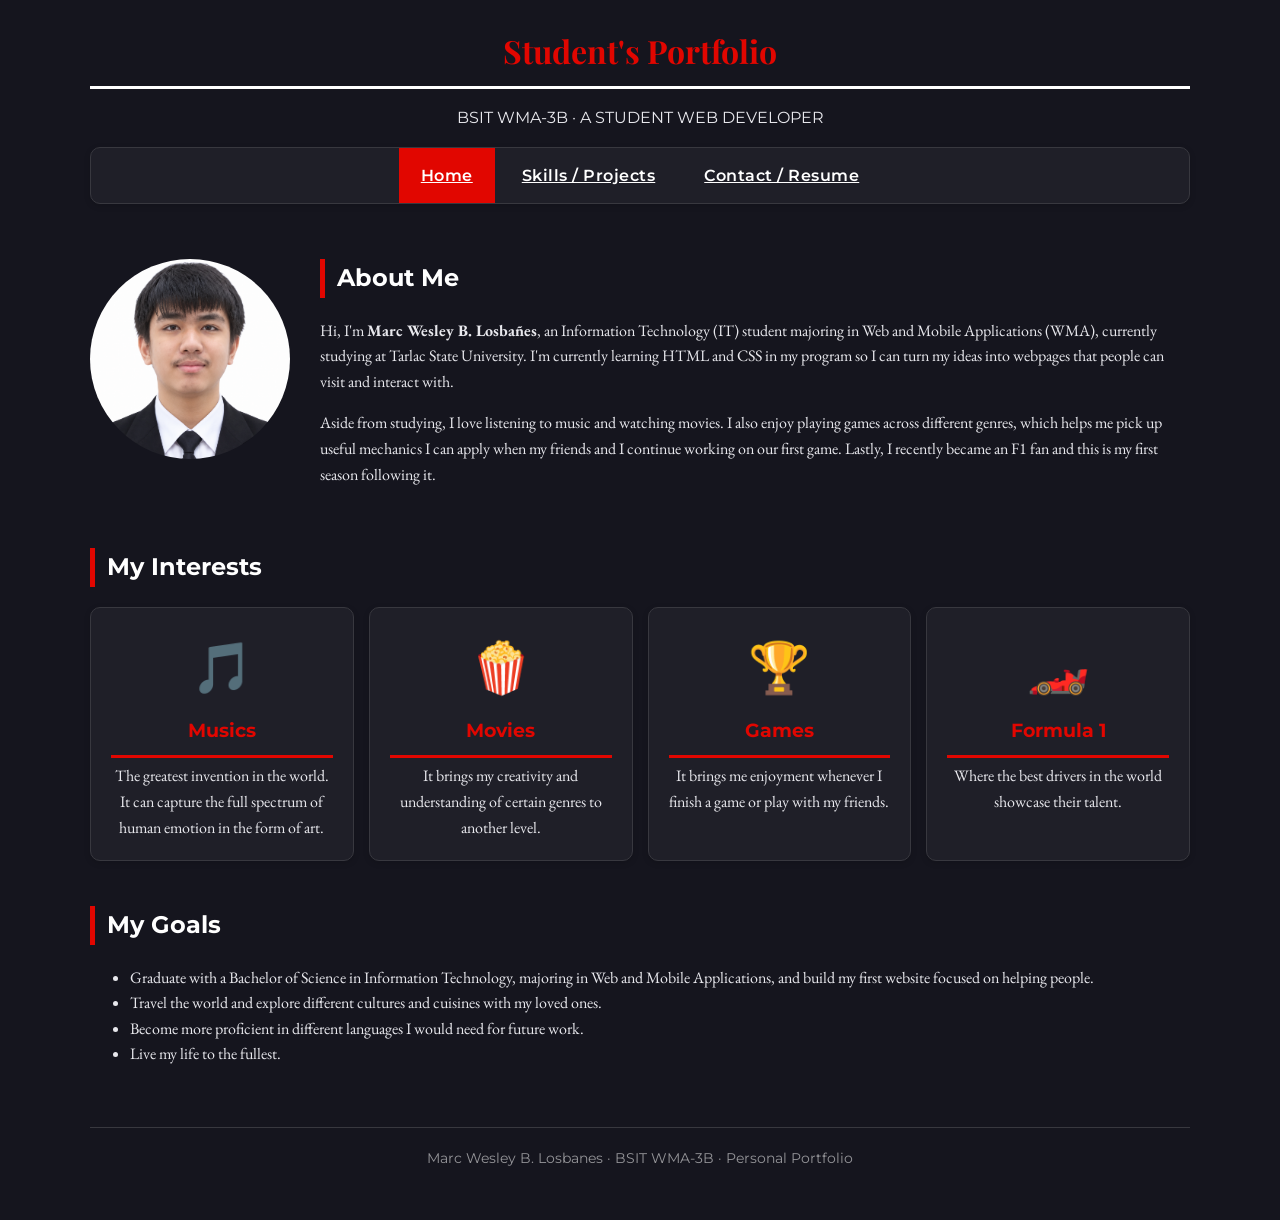
<file: WebDev Portfolio/index.html>
<!--Marc Wesley B. Losbanes | BSIT WMA-3B | Activity 4 - Personal Web Portfolio-->
<!DOCTYPE html>
<html lang="en">
<head>
    <meta charset="UTF-8">
    <meta name="viewport" content="width=device-width, initial-scale=1.0">
    <title>Marc Wesley Losbañes</title>
    <link rel="preconnect" href="https://fonts.googleapis.com">
    <link rel="preconnect" href="https://fonts.gstatic.com" crossorigin>
    <link href="https://fonts.googleapis.com/css2?family=EB+Garamond:ital,wght@0,400..800;1,400..800&family=Montserrat:ital,wght@0,100..900;1,100..900&family=Playfair+Display:ital,wght@0,400..900;1,400..900&display=swap" rel="stylesheet">
    <link rel="stylesheet" href="style.css">
</head>
<body>
    <header class="site-header">
        <h1>Student's Portfolio</h1>
        <p class="p-header">BSIT WMA-3B · A STUDENT WEB DEVELOPER</p>
        <nav class="main-nav">
            <ul>
                <li><a href="index.html" class="active">Home</a></li>
                <li><a href="skill.html">Skills / Projects</a></li>
                <li><a href="contact.html">Contact / Resume</a></li>
            </ul>   
        </nav>
    </header>

    <section class = "profile">
        <img class="profile-image" src="images/me.png" alt="Photo of Marc Wesley B. Losbanes" title="Marc Wesley B. Losbanes">
        <div class="introduction">
            <h2>About Me</h2>
            <p>Hi, I'm <strong>Marc Wesley B. Losbañes</strong>, an Information Technology (IT) student majoring in Web and Mobile Applications (WMA), currently 
                studying at Tarlac State University. I'm currently learning HTML and CSS in my program so I can turn my ideas into webpages that 
                people can visit and interact with.</p>
                
            <p>Aside from studying, I love listening to music and watching movies. I also enjoy playing games across different genres, which helps me 
                pick up useful mechanics I can apply when my friends and I continue working on our first game. Lastly, I recently became an F1 fan and 
                this is my first season following it.
            </p>
        </div>
    </section>
        
    <section class="interest">
        <h2>My Interests</h2>
        <div class="interest-cards">
            <a href="interest.html#musics" class="card">
                <div class="icon">🎵</div>
                <h3>Musics</h3>
                <p>The greatest invention in the world. It can capture the full spectrum of human emotion in the form of art.</p>
            </a>
            <a href="interest.html#movies" class="card">
                <div class="icon">🍿</div>
                <h3>Movies</h3>
                <p>It brings my creativity and understanding of certain genres to another level.</p>
            </a>
            <a href="interest.html#games" class="card">
                <div class="icon">🏆</div>
                <h3>Games</h3>
                <p>It brings me enjoyment whenever I finish a game or play with my friends.</p>
            </a>
            <a href="interest.html#f1" class="card">
                <div class="icon">🏎️</div>
                <h3>Formula 1</h3>
                <p>Where the best drivers in the world showcase their talent.</p>
            </a>
        </div>
</section>

    <section>
        <h2>My Goals</h2>
        <ul>
            <li>Graduate with a Bachelor of Science in Information Technology, majoring in Web and Mobile Applications, and build my first 
                website focused on helping people.</li>
            <li>Travel the world and explore different cultures and cuisines with my loved ones.</li>
            <li>Become more proficient in different languages I would need for future work.</li>
            <li>Live my life to the fullest.</li>
        </ul>
    </section>

    <footer>
        Marc Wesley B. Losbanes · BSIT WMA-3B · Personal Portfolio
    </footer>
</body>
</file>
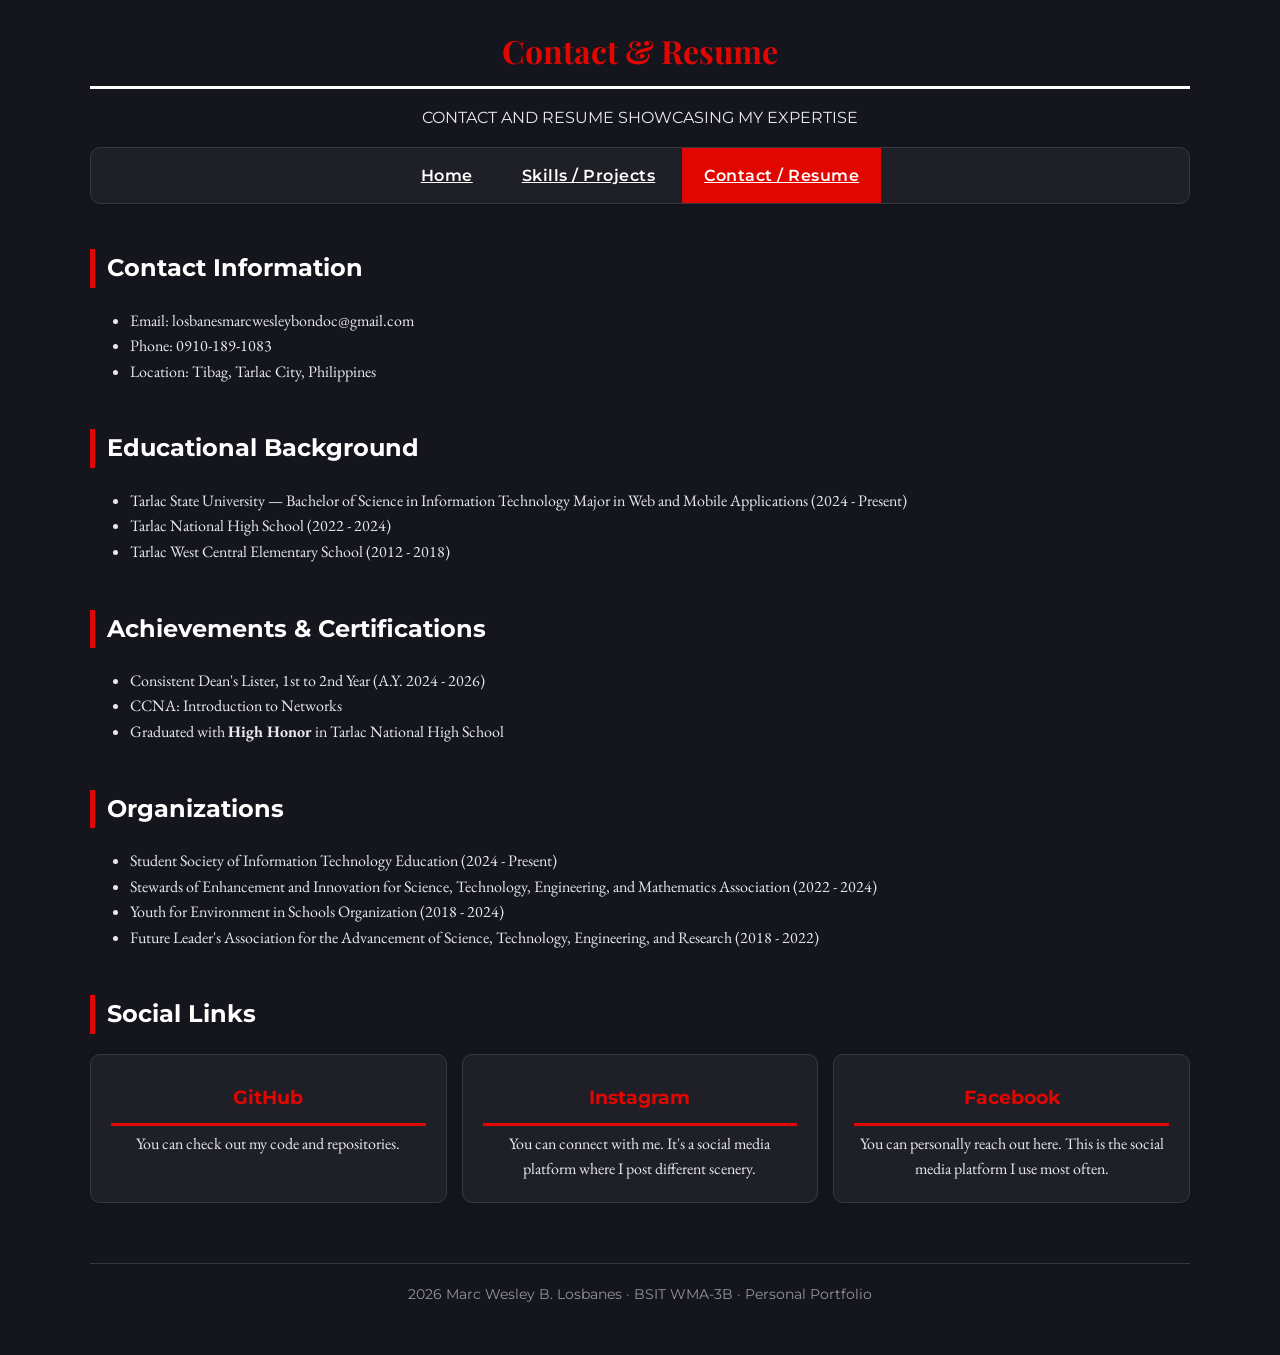
<file: WebDev Portfolio/contact.html>
<!DOCTYPE html>
<html lang="en">
<head>
    <meta charset="UTF-8">
    <meta name="viewport" content="width=device-width, initial-scale=1.0">
    <title>Marc Wesley Losbanes | Contact &amp; Resume</title>
    <link rel="preconnect" href="https://fonts.googleapis.com">
    <link rel="preconnect" href="https://fonts.gstatic.com" crossorigin>
    <link href="https://fonts.googleapis.com/css2?family=EB+Garamond:ital,wght@0,400..800;1,400..800&family=Montserrat:ital,wght@0,100..900;1,100..900&family=Playfair+Display:ital,wght@0,400..900;1,400..900&display=swap" rel="stylesheet">
    <link rel="stylesheet" href="style.css">
</head>
<body>
    <header class="site-header">
        <h1>Contact & Resume</h1>
        <p class="p-header">CONTACT AND RESUME SHOWCASING MY EXPERTISE</p>
        <nav class="main-nav">
            <ul>
                    <li><a href="index.html">Home</a></li>
                    <li><a href="skill.html">Skills / Projects</a></li>
                    <li><a href="contact.html" class="active">Contact / Resume</a></li>
                </ul>   
        </nav>
    </header>

        <section class="interest">
        <h2>Contact Information</h2>
        <ul>
            <li>Email: losbanesmarcwesleybondoc@gmail.com</li>
            <li>Phone: 0910-189-1083</li>
            <li>Location: Tibag, Tarlac City, Philippines</li>
        </ul>
    </section>

    <section class="interest">
        <h2>Educational Background</h2>
        <ul>
            <li>Tarlac State University — Bachelor of Science in Information Technology Major in Web and Mobile Applications (2024 - Present)</li>
            <li>Tarlac National High School (2022 - 2024)</li>
            <li>Tarlac West Central Elementary School (2012 - 2018)</li>
        </ul>
    </section>

    <section class="interest">
        <h2>Achievements & Certifications</h2>
        <ul>
            <li>Consistent Dean's Lister, 1st to 2nd Year (A.Y. 2024 - 2026)</li>
            <li>CCNA: Introduction to Networks</li>
            <li>Graduated with <strong>High Honor</strong> in Tarlac National High School</li>
        </ul>
    </section>

    <section class="interest">
        <h2>Organizations</h2>
        <ul>
            <li>Student Society of Information Technology Education (2024 - Present)</li>
            <li>Stewards of Enhancement and Innovation for Science, Technology, Engineering, and Mathematics Association (2022 - 2024)</li>
            <li>Youth for Environment in Schools Organization (2018 - 2024)</li>
            <li>Future Leader's Association for the Advancement of Science, Technology, Engineering, and Research (2018 - 2022)</li>
        </ul>
    </section>

    <section class="interest">
        <h2>Social Links</h2>
        <div class="interest-cards">
            <a href="https://github.com/MistQuin" class="card" target="_blank">
                <h3>GitHub</h3>
                <p>You can check out my code and repositories.</p>
            </a>
            <a href="https://www.instagram.com/ken_yukii/" class="card" target="_blank">
                <h3>Instagram</h3>
                <p>You can connect with me. It's a social media platform where I post different scenery.</p>
            </a>
            <a href="https://www.facebook.com/asherlaw.asherlaw" class="card" target="_blank">
                <h3>Facebook</h3>
                <p>You can personally reach out here. This is the social media platform I use most often.</p>
            </a>
        </div>
    </section>

    <footer>
        2026 Marc Wesley B. Losbanes · BSIT WMA-3B · Personal Portfolio
    </footer>
</body>
</file>
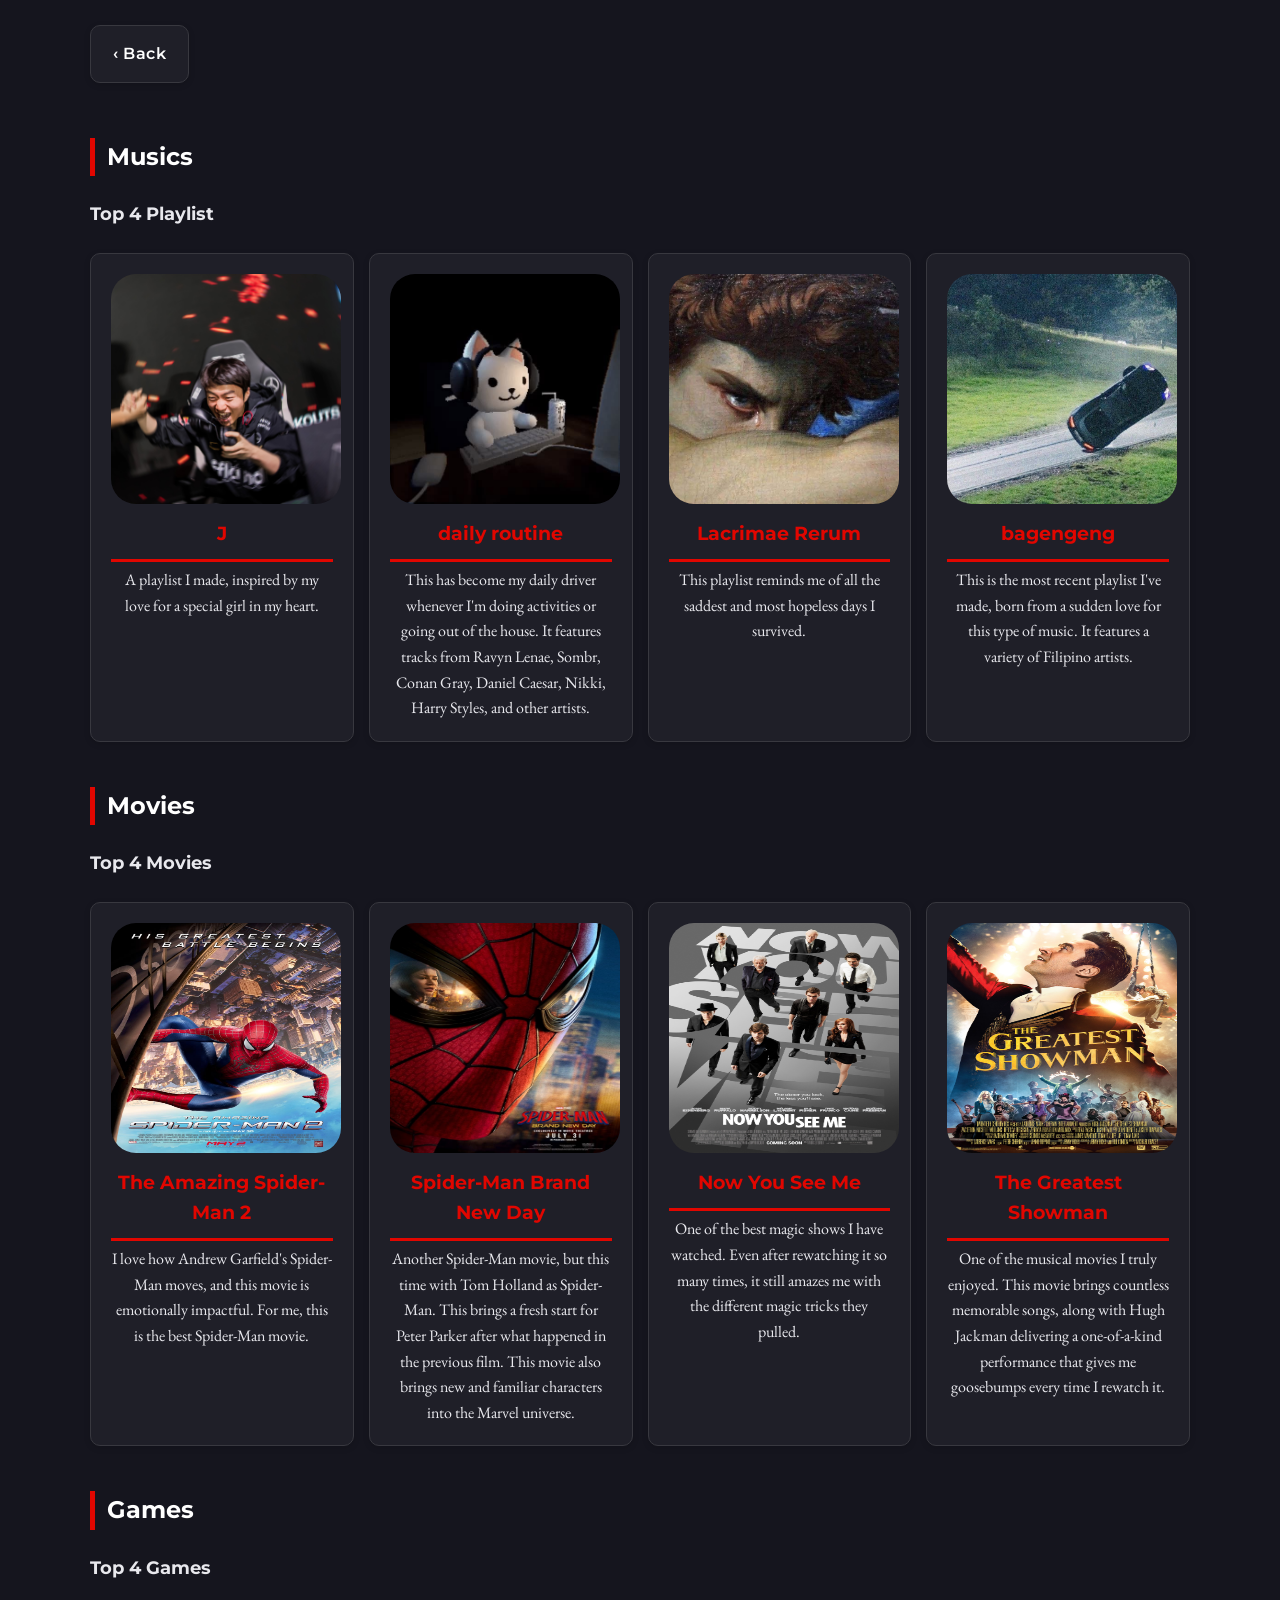
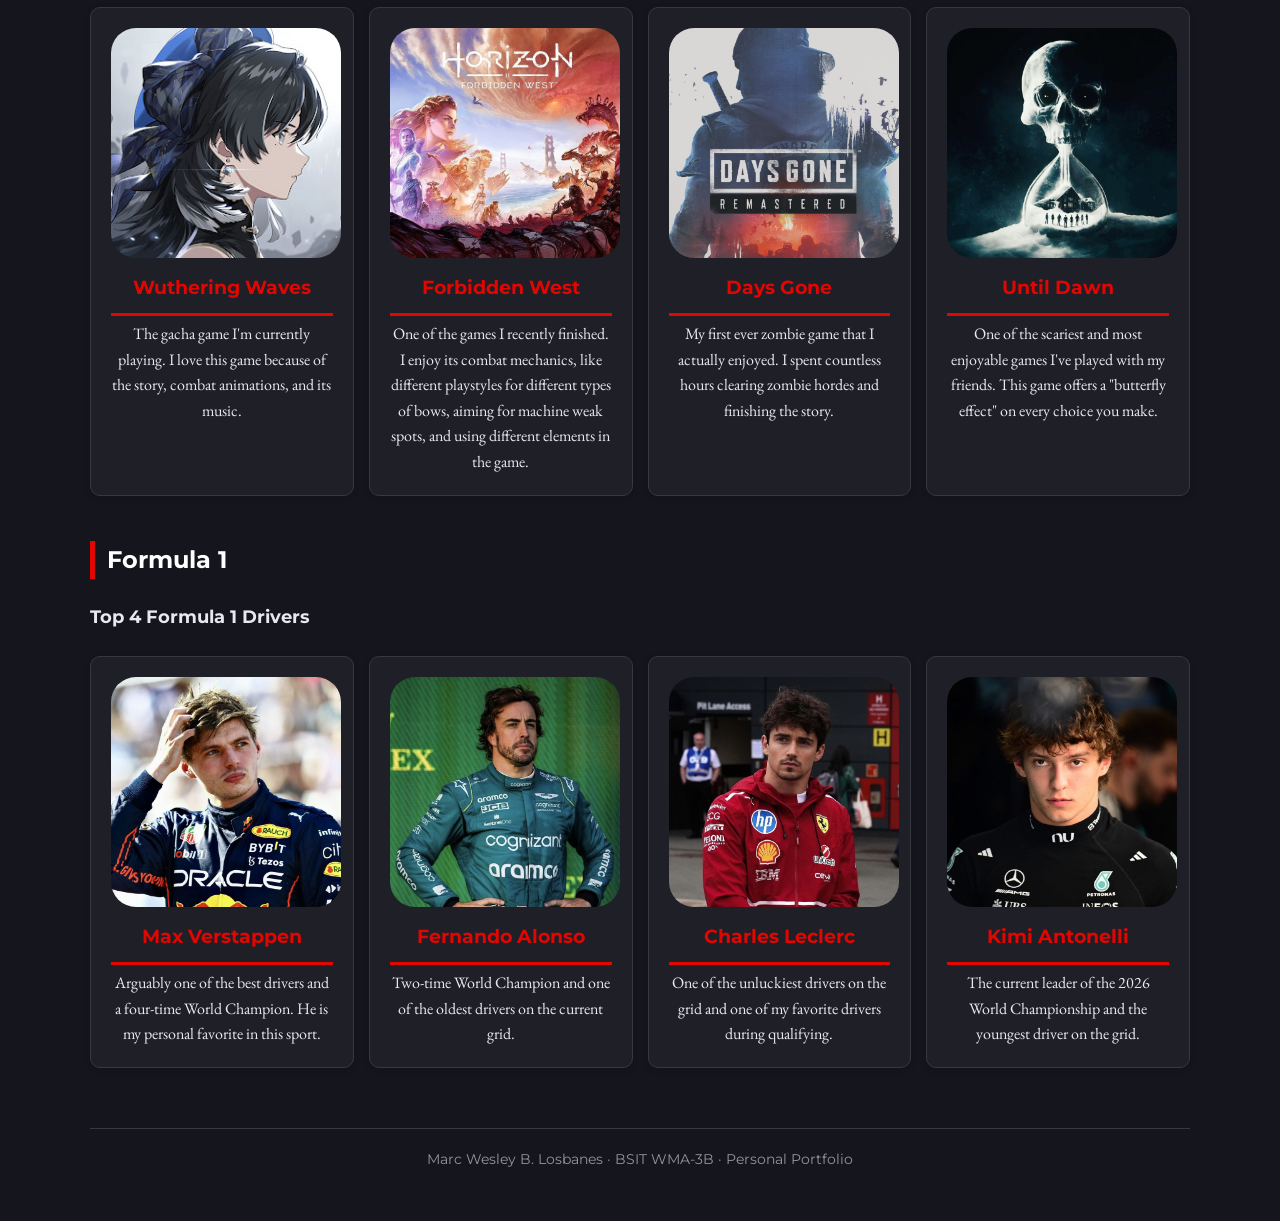
<file: WebDev Portfolio/interest.html>
<!DOCTYPE html>
<html lang="en">
<head>
    <meta charset="UTF-8">
    <meta name="viewport" content="width=device-width, initial-scale=1.0">
    <title>Marc Wesley Losbañes</title>
    <link rel="preconnect" href="https://fonts.googleapis.com">
    <link rel="preconnect" href="https://fonts.gstatic.com" crossorigin>
    <link href="https://fonts.googleapis.com/css2?family=EB+Garamond:ital,wght@0,400..800;1,400..800&family=Montserrat:ital,wght@0,100..900;1,100..900&family=Playfair+Display:ital,wght@0,400..900;1,400..900&display=swap" rel="stylesheet">
    <link rel="stylesheet" href="style.css">
</head>
<body>
    <header class="site-header">
        <nav class="interest-nav" id="back">
            <a href="index.html">‹ Back</a>
        </nav>
    </header>

    <section>
        <section class="interest" id="musics">
        <h2>Musics</h2>
        <h4>Top 4 Playlist</h4>
        <div class="interest-cards">
            <a href="https://open.spotify.com/playlist/3TR0LuMvZhYwM3zWLszp5P" class="card" target="_blank"">
                <img src="images/J.jpg" alt="J">
                <h3>J</h3>
                <p>A playlist I made, inspired by my love for a special girl in my heart.</p>
            </a>
            <a href="https://open.spotify.com/playlist/18QjsCRqo9dwqHADLc9mZY" class="card" target="_blank">
                <img src="images/daily routine.jpg" alt="daily routine">
                <h3>daily routine</h3>
                <p>This has become my daily driver whenever I'm doing activities or going out of the house. It features tracks from Ravyn Lenae, 
                    Sombr, Conan Gray, Daniel Caesar, Nikki, Harry Styles, and other artists.</p>
            </a>
            <a href="https://open.spotify.com/playlist/6X9wy0NC2bbyWbbEaRlizi" class="card" target="_blank">
                <img src="images/Lacrimae Rerum.jpg" alt="Lacrimae Rerum">
                <h3>Lacrimae Rerum</h3>
                <p>This playlist reminds me of all the saddest and most hopeless days I survived.</p>
            </a>
            <a href="https://open.spotify.com/playlist/3U3Q4zMhZLbnxt417Kg2cO" class="card" target="_blank">
                <img src="images/bagengeng.jpg" alt="bagengeng">
                <h3>bagengeng</h3>
                <p>This is the most recent playlist I've made, born from a sudden love for this type of music. It features a variety of 
                    Filipino artists.</p>
            </a>
        </div>
        </section>
    </section>

    <section>
        <section class="interest" id="movies">
        <h2>Movies</h2>
        <h4>Top 4 Movies</h4>
        <div class="interest-cards">
            <a href="https://www.imdb.com/title/tt1872181/" class="card" target="_blank"">
                <img src="images/The Amazing Spider-Man 2.jpg" alt="The Amazing Spider-Man 2">
                <h3>The Amazing Spider-Man 2</h3>
                <p>I love how Andrew Garfield's Spider-Man moves, and this movie is emotionally impactful. For me, this is the best Spider-Man movie.</p>
            </a>
            <a href="https://www.imdb.com/title/tt22084616/" class="card" target="_blank">
                <img src="images/spiderman bnd.jpg" alt="Spider-Man Brand New Day">
                <h3>Spider-Man Brand New Day</h3>
                <p>Another Spider-Man movie, but this time with Tom Holland as Spider-Man. This brings a fresh start for Peter Parker after what 
                    happened in the previous film. This movie also brings new and familiar characters into the Marvel universe.</p>
            </a>
            <a href="https://www.imdb.com/title/tt1670345/" class="card" target="_blank">
                <img src="images/now you see me.jpg" alt="Now You See Me">
                <h3>Now You See Me</h3>
                <p>One of the best magic shows I have watched. Even after rewatching it so many times, it still amazes me with the different 
                    magic tricks they pulled.</p>
            </a>
            <a href="https://www.imdb.com/title/tt1485796/" class="card" target="_blank">
                <img src="images/greatest showman.jpg" alt="The Greatest Showman">
                <h3>The Greatest Showman</h3>
                <p>One of the musical movies I truly enjoyed. This movie brings countless memorable songs, along with Hugh Jackman delivering a 
                    one-of-a-kind performance that gives me goosebumps every time I rewatch it.</p>
            </a>
        </div>
        </section>
    </section>

    <section>
        <section class="interest" id="games">
        <h2>Games</h2>
        <h4>Top 4 Games</h4>
        <div class="interest-cards">
            <a href="https://wutheringwaves.kurogames.com/en/" class="card" target="_blank"">
                <img src="images/wuwa.jpg" alt="Wuthering Waves">
                <h3>Wuthering Waves</h3>
                <p>The gacha game I'm currently playing. I love this game because of the story, combat animations, and its music.</p>
            </a>
            <a href="https://www.playstation.com/en-ph/games/horizon-forbidden-west/" class="card" target="_blank">
                <img src="images/horizon forbidden west.jpg" alt="Forbidden West">
                <h3>Forbidden West</h3>
                <p>One of the games I recently finished. I enjoy its combat mechanics, like different playstyles for different types of bows, 
                    aiming for machine weak spots, and using different elements in the game.</p>
            </a>
            </a>
            <a href="https://www.playstation.com/en-ph/games/days-gone/" class="card" target="_blank">
                <img src="images/days gone.jpg" alt="Days Gone">
                <h3>Days Gone</h3>
                <p>My first ever zombie game that I actually enjoyed. I spent countless hours clearing zombie hordes and finishing the story.</p>
            </a>
            <a href="https://www.playstation.com/en-ph/games/until-dawn/" class="card" target="_blank">
                <img src="images/Until Dawn.jpg" alt="Until Dawn">
                <h3>Until Dawn</h3>
                <p>One of the scariest and most enjoyable games I've played with my friends. This game offers a "butterfly effect" on every 
                    choice you make.</p>
            </a>
        </div>
        </section>
    </section>

    <section>
        <section class="interest" id="f1">
        <h2>Formula 1</h2>
        <h4>Top 4 Formula 1 Drivers</h4>
        <div class="interest-cards">
            <a href="https://www.formula1.com/en/drivers/max-verstappen" class="card" target="_blank"">
                <img src="images/max verstappen.jpg" alt="J">
                <h3>Max Verstappen</h3>
                <p>Arguably one of the best drivers and a four-time World Champion. He is my personal favorite in this sport.</p>
            </a>
            <a href="https://www.formula1.com/en/drivers/fernando-alonso" class="card" target="_blank">
                <img src="images/fernando alonso.jpg" alt="Fernando Alonso">
                <h3>Fernando Alonso</h3>
                <p>Two-time World Champion and one of the oldest drivers on the current grid.</p>
            </a>
            <a href="https://www.formula1.com/en/drivers/charles-leclerc" class="card" target="_blank">
                <img src="images/charles leclerc.jpg" alt="Charles Leclerc">
                <h3>Charles Leclerc</h3>
                <p>One of the unluckiest drivers on the grid and one of my favorite drivers during qualifying.</p>
            </a>
            <a href="https://www.formula1.com/en/drivers/kimi-antonelli" class="card" target="_blank">
                <img src="images/kimi.jpg" alt="Kimi Antonelli">
                <h3>Kimi Antonelli</h3>
                <p>The current leader of the 2026 World Championship and the youngest driver on the grid.</p>
            </a>
        </div>
        </section>
    </section>

    <footer>
        Marc Wesley B. Losbanes · BSIT WMA-3B · Personal Portfolio
    </footer>
</body>
</file>
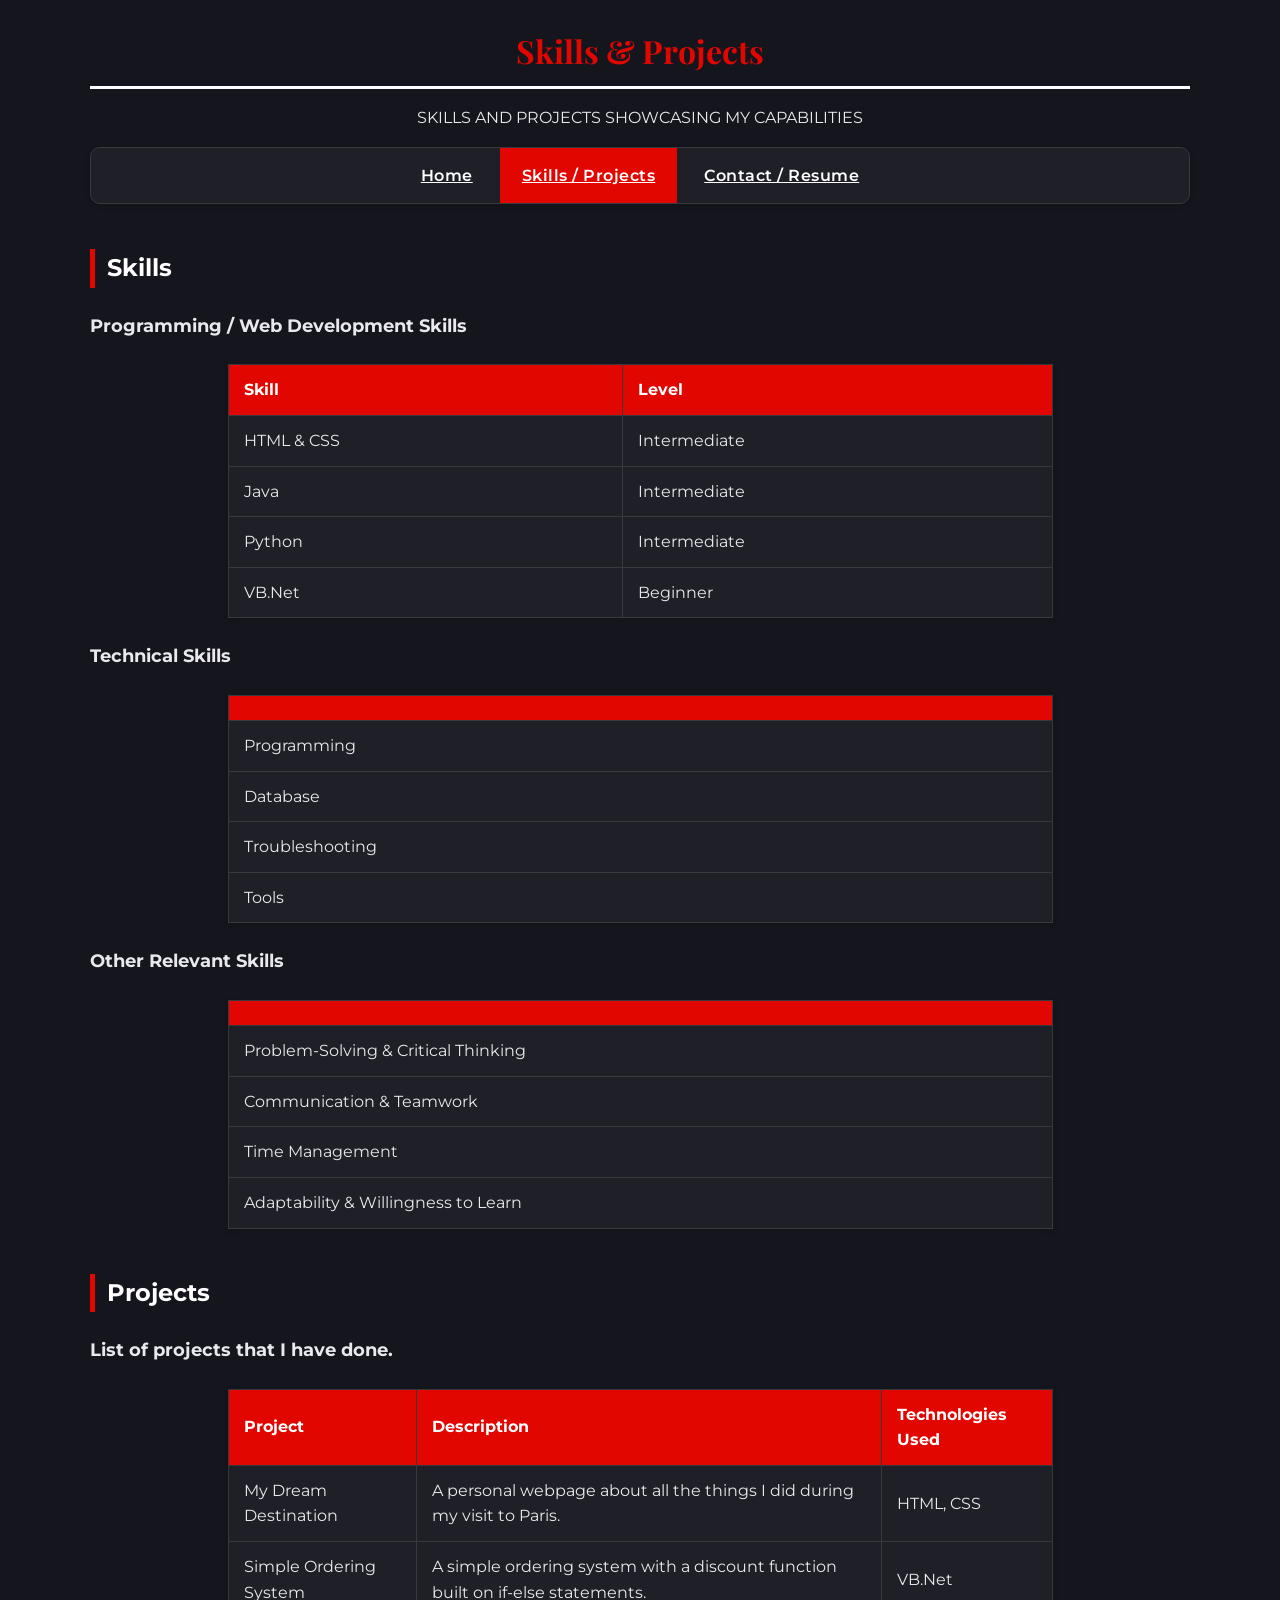
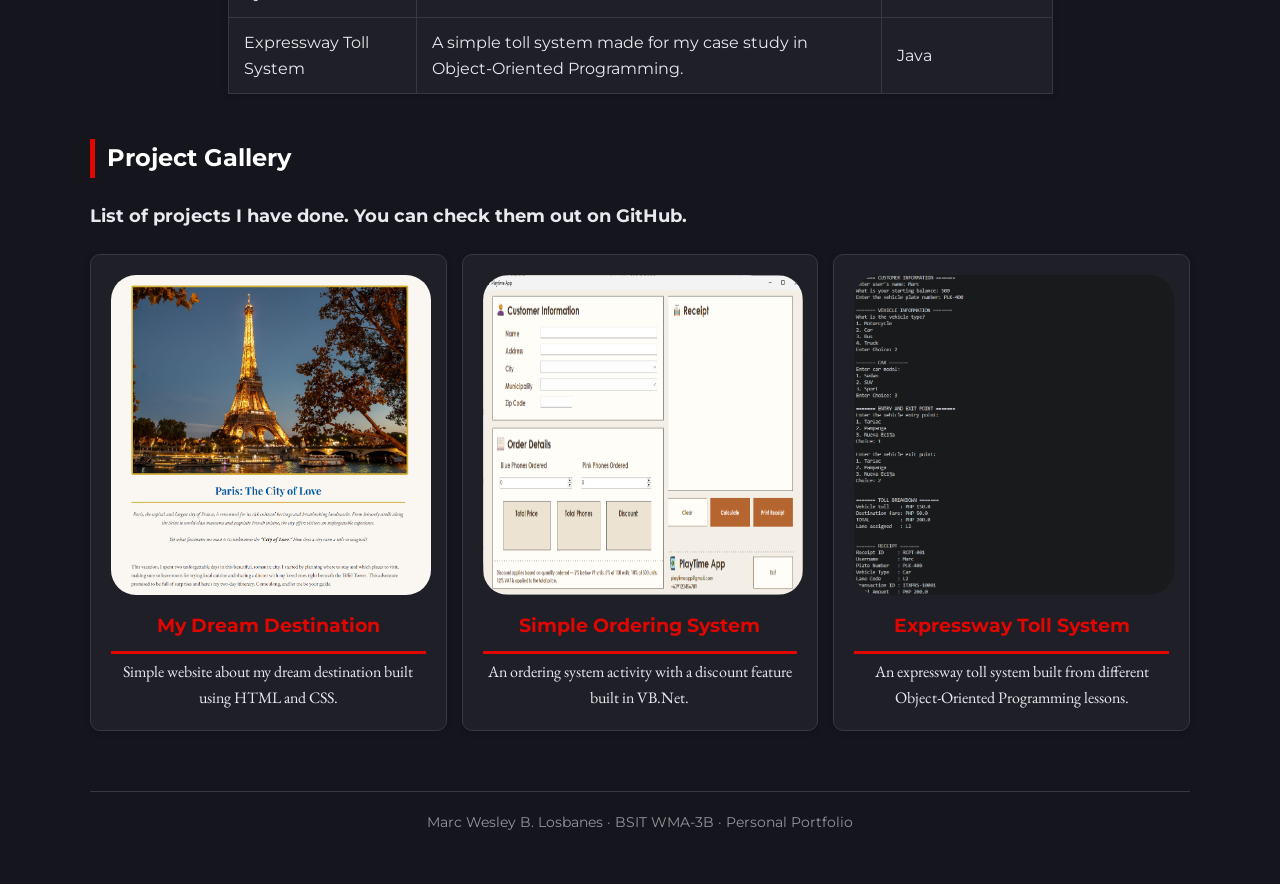
<file: WebDev Portfolio/skill.html>
<!DOCTYPE html>
<html lang="en">
<head>
    <meta charset="UTF-8">
    <meta name="viewport" content="width=device-width, initial-scale=1.0">
    <title>Marc Wesley Losbanes | Skills & Projects</title>
    <link rel="preconnect" href="https://fonts.googleapis.com">
    <link rel="preconnect" href="https://fonts.gstatic.com" crossorigin>
    <link href="https://fonts.googleapis.com/css2?family=EB+Garamond:ital,wght@0,400..800;1,400..800&family=Montserrat:ital,wght@0,100..900;1,100..900&family=Playfair+Display:ital,wght@0,400..900;1,400..900&display=swap" rel="stylesheet">
    <link rel="stylesheet" href="style.css">
</head>
<body>
    <header class="site-header">
        <h1>Skills & Projects</h1>
        <p class="p-header">SKILLS AND PROJECTS SHOWCASING MY CAPABILITIES</p>
        <nav class="main-nav">
            <ul>
                    <li><a href="index.html">Home</a></li>
                    <li><a href="skill.html" class="active">Skills / Projects</a></li>
                    <li><a href="contact.html">Contact / Resume</a></li>
                </ul>   
        </nav>
    </header>

    <section>
        <h2>Skills</h2>
        <h4>Programming / Web Development Skills</h4>
        <table class="table">
            <thead>
                <tr>
                    <th>Skill</th>
                    <th>Level</th>
                </tr>
            </thead>
            <tbody>
                <tr>
                    <td>HTML & CSS</td>
                    <td>Intermediate</td>
                </tr>
                <tr>
                    <td>Java</td>
                    <td>Intermediate</td>
                </tr>
                <tr>
                    <td>Python</td>
                    <td>Intermediate</td>
                </tr>
                <tr>
                    <td>VB.Net</td>
                    <td>Beginner</td>
                </tr>
            </tbody>
        </table>

    <h4>Technical Skills</h4>
        <table class="table">
            <thead>
                <tr>
                    <th></th>
                </tr>
            </thead>
            <tbody>
                <tr>
                    <td>Programming</td>
                </tr>
                <tr>
                    <td>Database</td>
                </tr>
                <tr>
                    <td>Troubleshooting</td>
                </tr>
                <tr>
                    <td>Tools</td>
                </tr>
            </tbody>
        </table>

    <h4>Other Relevant Skills</h4>
        <table class="table">
            <thead>
                <tr>
                    <th></th>
                </tr>
            </thead>
            <tbody>
                <tr>
                    <td>Problem-Solving & Critical Thinking</td>
                </tr>
                <tr>
                    <td>Communication & Teamwork</td>
                </tr>
                <tr>
                    <td>Time Management</td>
                </tr>
                <tr>
                    <td>Adaptability & Willingness to Learn</td>
                </tr>
            </tbody>
        </table>
    </section>

    <section>
        <h2>Projects</h2>
        <h4>List of projects that I have done.</h4>
        <table class="table">
            <thead>
                <tr>
                    <th>Project</th>
                    <th>Description</th>
                    <th>Technologies Used</th>
                </tr>
            </thead>
            <tbody>
                <tr>
                    <td>My Dream Destination</td>
                    <td>A personal webpage about all the things I did during my visit to Paris.</td>
                    <td>HTML, CSS</td>
                </tr>
                <tr>
                    <td>Simple Ordering System</td>
                    <td>A simple ordering system with a discount function built on if-else statements.</td>
                    <td>VB.Net</td>
                </tr>
                <tr>
                    <td>Expressway Toll System</td>
                    <td>A simple toll system made for my case study in Object-Oriented Programming.</td>
                    <td>Java</td>
                </tr>
            </tbody>
        </table>
    </section>

    <section>
        <h2>Project Gallery</h2>
        <h4>List of projects I have done. You can check them out on GitHub.</h4>
        <div class="interest-cards">
            <a href="https://github.com/MistQuin/My-Dream-Destination" class="card" target="_blank"">
                <img class="project" src="images/dream destination.png" alt="My Dream Destination">
                <h3>My Dream Destination</h3>
                <p>Simple website about my dream destination built using HTML and CSS.</p>
            </a>
            <a href="https://github.com/MistQuin/Simple-Ordering-System/tree/main" class="card" target="_blank">
                <img class="project" src="images/combobox.png" alt="Simple Ordering System">
                <h3>Simple Ordering System</h3>
                <p>An ordering system activity with a discount feature built in VB.Net.</p>
            </a>
            <a href="https://github.com/MistQuin/Expressway-Toll-System" class="card" target="_blank">
                <img class="project" src="images/toll system.png" alt="Expressway Toll System">
                <h3>Expressway Toll System</h3>
                <p>An expressway toll system built from different Object-Oriented Programming lessons.</p>
            </a>
        </div>
    </section>

    <footer>
        Marc Wesley B. Losbanes · BSIT WMA-3B · Personal Portfolio
    </footer>
</body>
</file>
<file: WebDev Portfolio/style.css>
/* ---------- Body ---------- */
    body {
        background-color: #15151E;
        color: #e8e8ed;
        max-width: 1100px;
        margin: 0 auto;
        padding: 0 30px 50px;
        line-height: 1.6;
        font-family: 'EB Garamond', serif;
    }
    
    /* ---------- Header / Navigation ---------- */
    header.site-header {
        padding-top: 25px;
    }
    
    .p-header{
        text-align: center;
        font-family: 'Montserrat', serif;
    }
    
    nav.main-nav {
        background-color: #1f1f28;
        border: 1px solid #38383f;
        border-radius: 10px;
        margin-bottom: 10px;
        box-shadow: 0 2px 6px rgba(0,0,0,0.15);
    }
    
    nav.main-nav ul {
        list-style: none;
        display: flex;
        justify-content: center;
        gap: 5px;
        margin: 0;
        padding: 0;
        flex-wrap: wrap;
    }
    
    nav.main-nav a {
        display: block;
        color: #ffffff;
        font-family: 'Montserrat', sans-serif;
        font-weight: 600;
        letter-spacing: 0.5px;
        padding: 15px 22px;
        transition: background-color 0.25s ease-out, color 0.25s ease-out;
    }
    
    nav.main-nav a:hover,
    nav.main-nav a.active {
        background-color: #E10600;
        color: #ffffff;
    }
    
    nav.interest-nav {
        display: inline-block;
        background-color: #1f1f28;
        border: 1px solid #38383f;
        border-radius: 10px;
        margin-bottom: 10px;
        box-shadow: 0 2px 6px rgba(0, 0, 0, 0.15);
    }
    
    nav.interest-nav a {
        display: block;
        color: #ffffff;
        font-family: 'Montserrat', sans-serif;
        font-weight: 600;
        letter-spacing: 0.5px;
        padding: 15px 22px;
        text-decoration: none;
        transition: background-color 0.25s ease-out, color 0.25s ease-out;
    }
    
    nav.interest-nav a:hover,
    nav.interest-nav a.active {
        background-color: #E10600;
        color: #ffffff;
    }
    
    /* ---------- Fonts ---------- */
    h1 {
        color: #E10600;
        font-family: 'Playfair Display', serif;
        text-align: center;
        border-bottom: 3px solid #ffffff;
        padding-bottom: 10px;
        margin: 0 0 5px;
    }
    h2 {
        color: #ffffff;
        border-left: 5px solid #E10600;
        padding-left: 12px;
        margin-top: 45px;
        font-family: 'Montserrat', sans-serif
    }
    
    h3 {
        border-bottom: 3px solid #E10600;
        padding-bottom: 10px;
        margin: 0 0 5px;
    }
    
    h4 {
        font-family: 'Montserrat', sans-serif;
        font-size: large;
    }

    h5 {
        font-family: 'Montserrat', sans-serif;
        font-size: medium;
    }
    
    /* ---------- Design ---------- */
    .profile {
        display: flex;
        align-items: center;
        gap: 30px;
    }
    
    .profile-image {
        width: 200px;
        height: 200px;
        border-radius: 50%;
        object-fit: cover;
    }
    
    .introduction {
        flex: 1;
    }   
    
    .introduction p {
        font-family: 'EB Garamond', serif;
    }
    
    .interest {
        margin-top: 35px;
    }
    
    .interest-cards {
        display: grid;
        grid-template-columns: repeat(auto-fit, minmax(220px, 1fr));
        gap: 15px;
        margin-top: 15px;
    }
    
    .card {
        background-color: #1f1f28;
        border: 1px solid #38383f;
        border-radius: 10px;
        padding: 20px;
        box-shadow: 0 2px 6px rgba(0, 0, 0, 0.15);
        transition: transform 0.25s ease-out;
        text-decoration: none;
        color: inherit;
    }
    
    .card:hover {
        transform: translateY(-5px) scale(1.05);
        box-shadow: 0 8px 16px rgba(0,0,0,0.12);
    }
    
    .card .icon {
        text-align: center;
        font-size: 50px;
        margin-bottom: 8px;
    }
    
    .card h3 {
        text-align: center;
        margin: 8px 0 5px;
        color: #E10600;
        font-family: 'Montserrat', sans-serif
    }
    
    .card p {
        text-align: center;
        margin: 0;
    }
    
    
    img {
        height: 230px ;
        width: 230px ;
        align-items: center;
        border-radius: 25px;
    
    }
    
    .table {
        width: 75%;
        margin: 20px auto 0;
        border-collapse: collapse;
        background-color: #1f1f28;
        border: 1px solid #38383f;
        box-shadow: 0 2px 6px rgba(0, 0, 0, 0.15);
        font-family: 'Montserrat', sans-serif;
    }
    
    .table caption {
        margin-bottom: 10px;
        color: #e8e8ed;
        font-family: 'EB Garamond', serif;
        font-size: 16px;
    }
    
    .table th {
        background-color: #E10600;
        color: #ffffff;
        text-align: left;
    }
    
    .table th,
    .table td {
        padding: 12px 15px;
        border: 1px solid #38383f;
    }
    
    .project {
        height: 320px ;
        width: 320px ;
        align-items: center;
        border-radius: 25px;
    }

    /* ---------- Footer ---------- */
    footer{
        text-align: center;
        margin-top: 60px;
        padding-top: 20px;
        border-top: 1px solid #38383f;
        font-family: 'Montserrat', sans-serif;
        font-size: 0.85rem;
        color: #949498;
    }
</file>
